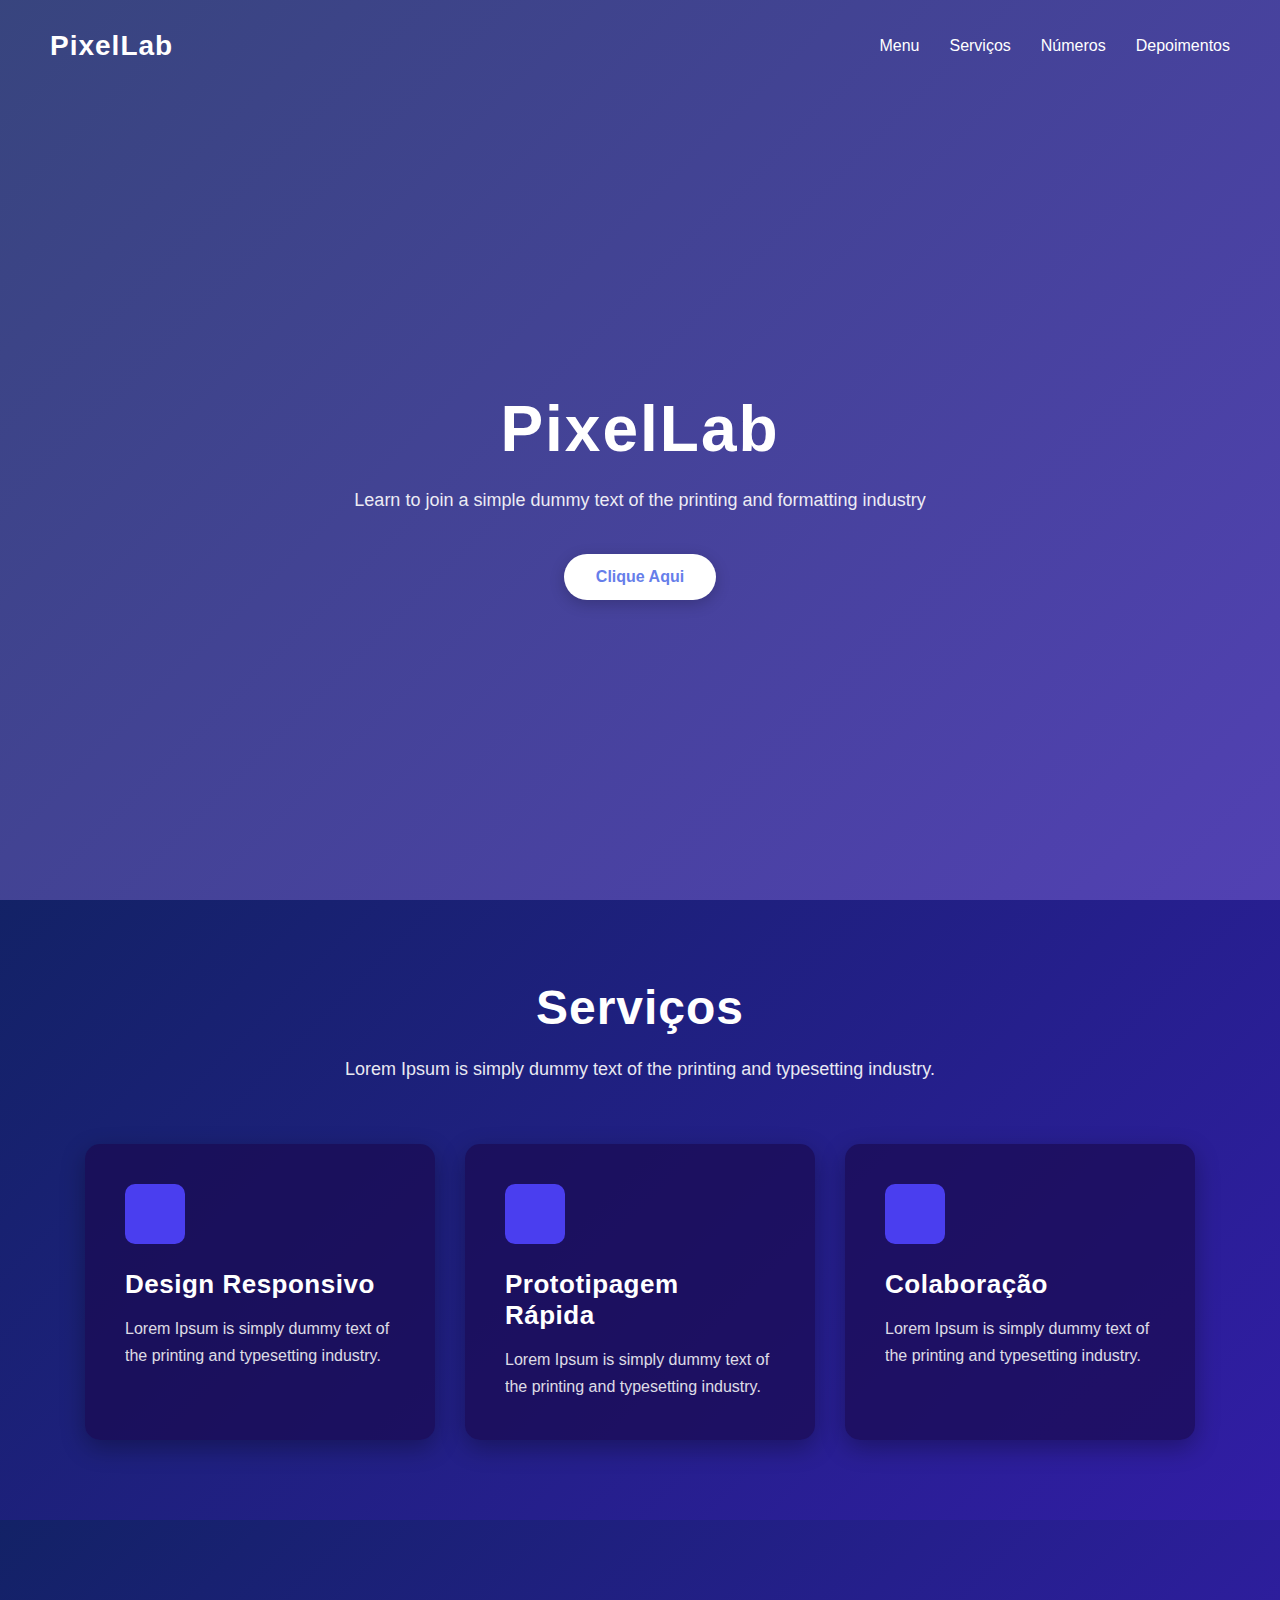
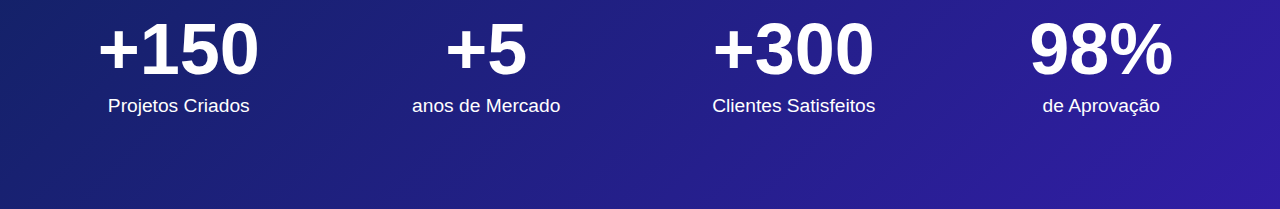
<file: PixelLab.html>
<!DOCTYPE html>
<html lang="pt-BR">

<head>
    <meta charset="UTF-8">
    <meta name="viewport" content="width=device-width, initial-scale=1.0">
    <link rel="stylesheet" href="style3.css">
    <title>PixelLab</title>
</head>

<body>
    <div class="banner">
        <header class="header">
            <div class="logo">PixelLab</div>
            <nav class="menu">
                <a href="#">Menu</a>
                <a href="#">Serviços</a>
                <a href="#">Números</a>
                <a href="#">Depoimentos</a>
            </nav>
        </header>

        <main class="content">
            <h1 class="main-title" style="text-align: center;">PixelLab</h1>
            <p class="description">Learn to join a simple dummy text of the printing and formatting industry</p>
            <a href="#" class="cta-button">Clique Aqui</a>
        </main>
    </div>

    <!-- NOVA SEÇÃO: SERVIÇOS -->
    <section class="services-section">
        <div class="services-container">
            <h2 class="section-title">Serviços</h2>
            <p class="section-description">Lorem Ipsum is simply dummy text of the printing and typesetting industry.
            </p>
        </div>

        <div class="services-cards-wrapper">
            <div class="service-card">
                <div class="icon-wrapper">
                    <i class="fas fa-rocket"></i>
                </div>
                <h3>Design Responsivo</h3>
                <p>Lorem Ipsum is simply dummy text of the printing and typesetting industry.</p>
            </div>

            <div class="service-card">
                <div class="icon-wrapper">
                    <i class="fas fa-file-alt"></i>
                </div>
                <h3>Prototipagem Rápida</h3>
                <p>Lorem Ipsum is simply dummy text of the printing and typesetting industry.</p>
            </div>

            <div class="service-card">
                <div class="icon-wrapper">
                    <i class="fas fa-users"></i>
                </div>
                <h3>Colaboração</h3>
                <p>Lorem Ipsum is simply dummy text of the printing and typesetting industry.</p>
            </div>
        </div>
    </section>

     <!-- NOVA SEÇÃO: ESTATÍSTICAS -->
     <section class="stats-section">
        <div class="stats-container">
            <div class="stat-item">
                <div class="stat-number">+150</div>
                <p class="stat-description">Projetos Criados</p>
            </div>
            <div class="stat-item">
                <div class="stat-number">+5</div>
                <p class="stat-description">anos de Mercado</p>
            </div>
            <div class="stat-item">
                <div class="stat-number">+300</div>
                <p class="stat-description">Clientes Satisfeitos</p>
            </div>
            <div class="stat-item">
                <div class="stat-number">98%</div>
                <p class="stat-description">de Aprovação</p>
            </div>
        </div>
    </section>

</body>

</html>
</file>
<file: style3.css>
* {
    margin: 0;
    padding: 0;
    box-sizing: border-box;
    font-family: 'Segoe UI', Tahoma, Geneva, Verdana, sans-serif;
}


.banner {
    width: 100%;
    min-height: 100vh;
    background:
        linear-gradient(135deg, rgba(6, 22, 94, 0.8) 0%, rgba(38, 17, 160, 0.8) 100%),
        url('https://images.unsplash.com/photo-1550745165-9bc0b252726f?ixlib=rb-4.0.3&ixid=M3wxMjA3fDB8MHxwaG90by1wYWdlfHx8fGVufDB8fHx8fA%3D%3D&auto=format&fit=crop&w=2070&q=80');
    background-size: cover;
    background-position: center;
    display: flex;
    flex-direction: column;
    color: white;
    position: relative;
    overflow: hidden;
}

.header {
    display: flex;
    justify-content: space-between;
    align-items: center;
    padding: 30px 50px;
    z-index: 2;
}

.logo {
    font-size: 28px;
    font-weight: 700;
    letter-spacing: 1px;
}

nav {
    display: flex;
    gap: 30px;
}

nav a {
    color: rgb(255, 255, 255);
    text-decoration: none;
    font-weight: 500;
    position: relative;
    padding: 5px 0;
}

nav a::after {
    content: '';
    position: absolute;
    bottom: 0;
    left: 0;
    width: 0;
    height: 2px;
    background: rgb(255, 255, 255);
    transition: width 0.3s ease;
}

nav a:hover::after {
    width: 100%;
}

.content {
    flex: 1;
    display: flex;
    flex-direction: column;
    justify-content: center;
    align-items: center;
    text-align: center;
    padding: 0 20px;
    z-index: 2;
}

.main-title {
    font-size: 64px;
    font-weight: 700;
    margin-bottom: 20px;
    letter-spacing: 2px;
}

.description {
    max-width: 600px;
    font-size: 18px;
    line-height: 1.6;
    margin-bottom: 40px;
    opacity: 0.9;
}

.cta-button {
    display: inline-block;
    background: white;
    color: #667eea;
    padding: 14px 32px;
    border-radius: 30px;
    font-weight: 600;
    text-decoration: none;
    transition: transform 0.3s ease, box-shadow 0.3s ease;
    box-shadow: 0 4px 15px rgba(0, 0, 0, 0.2);
}

.cta-button:hover {
    transform: translateY(-3px);
    box-shadow: 0 6px 20px rgba(0, 0, 0, 0.3);
}

/* ESTILOS DA SEÇÃO DE SERVIÇOS */
.services-section {
    width: 100%;
    padding: 80px 20px;
    background: linear-gradient(135deg, rgba(6, 22, 94, 0.95) 0%, rgba(38, 17, 160, 0.95) 100%);
    color: white;
    text-align: center;
}

.services-container {
    max-width: 1200px;
    margin: 0 auto;
}

.section-title {
    font-size: 48px;
    font-weight: 700;
    margin-bottom: 20px;
    letter-spacing: 1px;
}

.section-description {
    max-width: 700px;
    margin: 0 auto 60px auto;
    font-size: 18px;
    line-height: 1.6;
    opacity: 0.9;
}

.services-cards-wrapper {
    display: flex;
    justify-content: center;
    gap: 30px;
    /* Espaço entre os cards */
    flex-wrap: wrap;
    /* Permite que os cards quebrem para a próxima linha em telas menores */
}

.service-card {
    background-color: rgba(25, 10, 80, 0.7);
    /* Cor de fundo dos cards, um pouco mais escura que o fundo principal */
    border-radius: 15px;
    padding: 40px;
    flex: 1 1 300px;
    /* Flexível, com largura base de 300px */
    max-width: 350px;
    /* Largura máxima para os cards */
    text-align: left;
    /* Conteúdo interno alinhado à esquerda */
    box-shadow: 0 8px 25px rgba(0, 0, 0, 0.3);
    transition: transform 0.3s ease, box-shadow 0.3s ease;
}

.service-card:hover {
    transform: translateY(-10px);
    box-shadow: 0 15px 35px rgba(0, 0, 0, 0.4);
}

.icon-wrapper {
    background-color: #4a3eef;
    width: 60px;
    height: 60px;
    border-radius: 10px;
    display: flex;
    justify-content: center;
    align-items: center;
    margin-bottom: 25px;
}

.icon-wrapper i {
    font-size: 28px;
    color: white;
}

.service-card h3 {
    font-size: 26px;
    font-weight: 600;
    margin-bottom: 15px;
    letter-spacing: 0.5px;
}

.service-card p {
    font-size: 16px;
    line-height: 1.7;
    opacity: 0.85;
}

/* Responsividade para a seção de serviços */
@media (max-width: 992px) {
    .section-title {
        font-size: 40px;
    }

    .section-description {
        font-size: 16px;
        margin-bottom: 40px auto;
    }

    .service-card {
        flex: 1 1 45%;
        /* Duas colunas em telas médias */
    }

    .services-cards-wrapper {
        gap: 25px;
    }
}

@media (max-width: 768px) {
    .services-section {
        padding: 60px 15px;
    }

    .section-title {
        font-size: 36px;
    }

    .section-description {
        font-size: 15px;
        margin-bottom: 30px auto;
    }

    .service-card {
        flex: 1 1 100%;
        /* Uma coluna em telas pequenas */
        max-width: 400px;
        /* Limita a largura do card mesmo em coluna única */
        margin: 0 auto;
        /* Centraliza o card */
    }

    .services-cards-wrapper {
        gap: 20px;
    }

    .service-card h3 {
        font-size: 22px;
    }

    .service-card p {
        font-size: 15px;
    }
}

/* NOVOS ESTILOS PARA A SEÇÃO DE ESTATÍSTICAS */
.stats-section {
    background: linear-gradient(135deg, rgba(6, 22, 94, 0.95) 0%, rgba(38, 17, 160, 0.95) 100%);
    padding: 80px 20px;
    text-align: center;
    color: #ffffff;
}

.stats-container {
    max-width: 1200px; /* Largura máxima do container para não esticar demais */
    margin: 0 auto; /* Centraliza o container horizontalmente */
    display: flex;
    flex-wrap: wrap; /* Permite que os itens quebrem para a próxima linha em telas menores */
    justify-content: space-around; /* Distribui os itens com espaço ao redor */
    align-items: flex-start;
    gap: 30px;
}

.stat-item {
    flex: 1; /* Permite que os itens cresçam e encolham */
    min-width: 200px;
    text-align: center;
    padding: 10px;

}

.stat-number {
    font-size: 4.5em;
    font-weight: 700;
    line-height: 1.1;
    margin-bottom: 5px;
    color: #ffffff;
  
}

.stat-description {
    font-size: 1.2em;
    font-weight: 400;
    line-height: 1.3;
    color: #ffffff;
    margin-top: 0;
}

/* Media Queries para Responsividade */
@media (max-width: 768px) {
    .stats-section {
        padding: 60px 15px;
    }
    .stat-item {
        min-width: 45%;
    }
    .stat-number {
        font-size: 3.5em;  
    }
    .stat-description {
        font-size: 1em;  
    }
}

@media (max-width: 480px) {
    .stats-section {
        padding: 40px 10px;
    }
    .stats-container {
        flex-direction: column; /* Empilha os itens verticalmente em telas muito pequenas */
        gap: 40px;
    }
    .stat-item {
        min-width: 100%; 
    }
    .stat-number {
        font-size: 3em;  
    }
    .stat-description {
        font-size: 0.9em;  
    }
}
</file>
